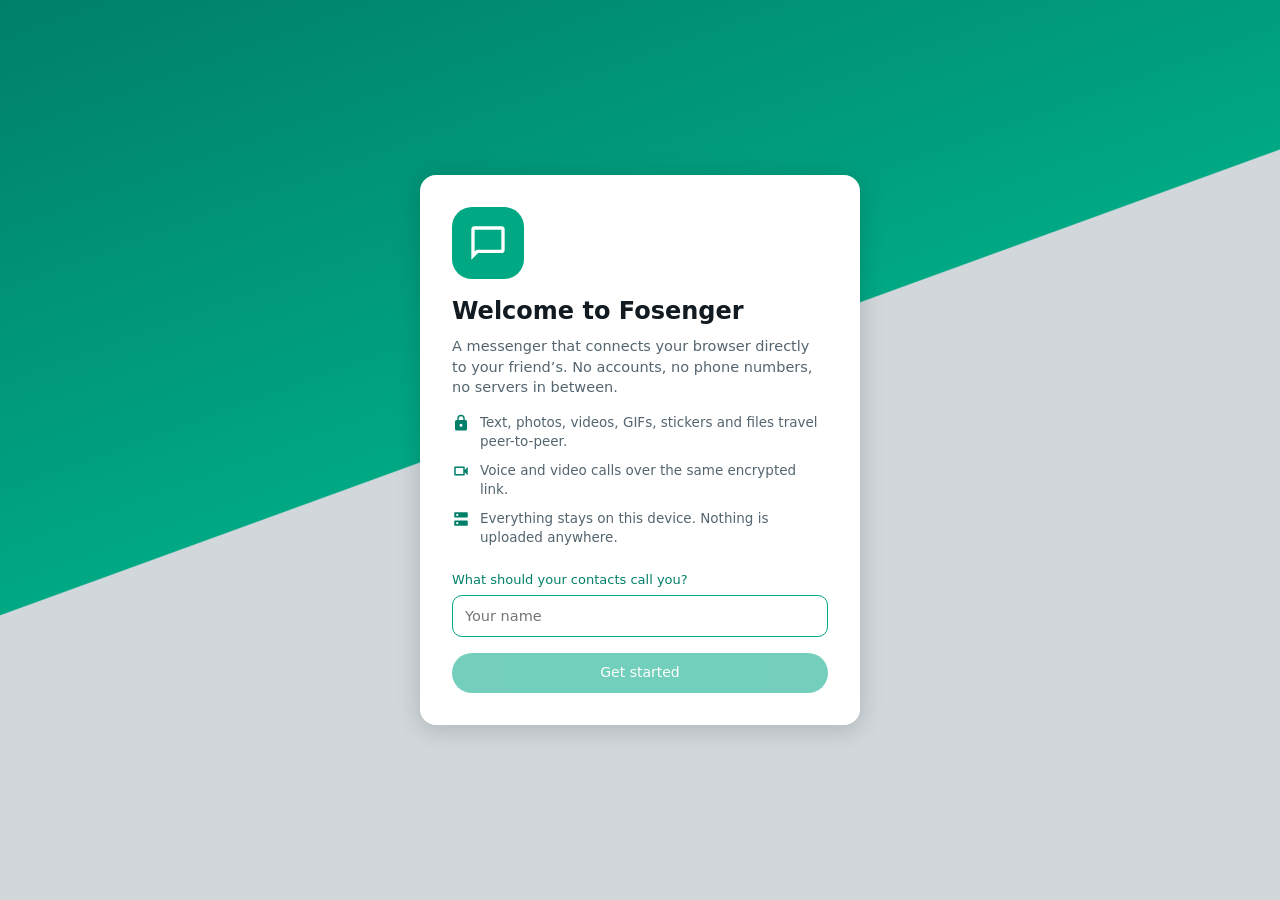
<file: docs/index.html>
<!doctype html>
<html lang="en">
  <head>
    <meta charset="UTF-8" />
    <meta name="viewport" content="width=device-width, initial-scale=1.0, viewport-fit=cover, interactive-widget=resizes-content" />
    <meta name="mobile-web-app-capable" content="yes" />
    <meta name="apple-mobile-web-app-capable" content="yes" />
    <meta name="apple-mobile-web-app-status-bar-style" content="black-translucent" />
    <meta name="apple-mobile-web-app-title" content="Fosenger" />
    <meta name="color-scheme" content="light dark" />
    <meta name="theme-color" content="#00a884" />
    <meta name="description" content="Fosenger — serverless peer-to-peer messenger with media, stickers, GIFs and calls over WebRTC." />
    <link rel="icon" type="image/svg+xml" href="./favicon.svg" />
    <link rel="apple-touch-icon" href="./icon-192.png" />
    <link rel="manifest" href="./manifest.webmanifest" />
    <title>Fosenger</title>
    <script type="module" crossorigin src="./assets/index-CvwYbqc7.js"></script>
    <link rel="stylesheet" crossorigin href="./assets/index-SZ30X2bh.css">
  </head>
  <body>
    <div id="root"></div>
  </body>
</html>
</file>
<file: docs/assets/index-SZ30X2bh.css>
:root{--lightningcss-light:initial;--lightningcss-dark: ;color-scheme:light;--font-sans:system-ui, -apple-system, "Segoe UI", Roboto, "Helvetica Neue", Arial, sans-serif;--font-emoji:"Apple Color Emoji", "Segoe UI Emoji", "Noto Color Emoji", "Twemoji Mozilla", sans-serif;--bg-app:#d1d7db;--bg-sidebar:#fff;--bg-header:#f0f2f5;--bg-chat:#efeae2;--bg-chat-pattern:#00000009;--bg-panel:#fff;--bg-hover:#f5f6f6;--bg-active:#f0f2f5;--bg-input:#fff;--bg-input-soft:#f0f2f5;--bg-bubble-in:#fff;--bg-bubble-out:#d9fdd3;--bg-system:#fff;--bg-overlay:#111b218c;--bg-elevated:#fff;--bg-media:#e6e6e6;--text-primary:#111b21;--text-secondary:#54656f;--text-muted:#8696a0;--text-on-accent:#fff;--text-link:#027eb5;--accent:#00a884;--accent-strong:#008069;--accent-soft:#00a88424;--tick-read:#53bdeb;--danger:#ea0038;--danger-soft:#ea00381f;--warning:#f2a900;--border:#e9edef;--border-strong:#d1d7db;--shadow-1:0 1px 1px #0b141a14, 0 2px 6px #0b141a0f;--shadow-2:0 4px 24px #0b141a2e;--bubble-shadow:0 1px .5px #0b141a21;--radius-s:6px;--radius-m:10px;--radius-l:16px;--radius-bubble:8px;--sidebar-width:30%;--sidebar-min:300px;--sidebar-max:420px;--header-height:60px;--composer-min-height:62px;--safe-top:env(safe-area-inset-top,0px);--safe-bottom:env(safe-area-inset-bottom,0px)}:root[data-theme=dark]{--lightningcss-light: ;--lightningcss-dark:initial;color-scheme:dark;--bg-app:#0c1317;--bg-sidebar:#111b21;--bg-header:#202c33;--bg-chat:#0b141a;--bg-chat-pattern:#ffffff09;--bg-panel:#111b21;--bg-hover:#202c33;--bg-active:#2a3942;--bg-input:#2a3942;--bg-input-soft:#202c33;--bg-bubble-in:#202c33;--bg-bubble-out:#005c4b;--bg-system:#182229;--bg-overlay:#000000b3;--bg-elevated:#233138;--bg-media:#1f2c34;--text-primary:#e9edef;--text-secondary:#8696a0;--text-muted:#667781;--text-on-accent:#111b21;--text-link:#53bdeb;--accent:#00a884;--accent-strong:#06cf9c;--accent-soft:#00a88433;--tick-read:#53bdeb;--danger:#f15c6d;--danger-soft:#f15c6d29;--warning:#ffd279;--border:#222d34;--border-strong:#2f3b43;--shadow-1:0 1px 1px #0000004d, 0 2px 6px #00000040;--shadow-2:0 4px 24px #00000080;--bubble-shadow:0 1px .5px #00000059}*,:before,:after{box-sizing:border-box}html,body,#root{height:100%;margin:0}html{-webkit-tap-highlight-color:transparent;-webkit-text-size-adjust:100%;-moz-text-size-adjust:100%;text-size-adjust:100%}#root{height:var(--app-height,100%)}@media (max-width:768px){html,body{overscroll-behavior:none;overflow:hidden}.input,.textarea,.select,.composer__input,.search-box input{font-size:16px}}body{font-family:var(--font-sans);color:var(--text-primary);background:var(--bg-app);-webkit-font-smoothing:antialiased;-moz-osx-font-smoothing:grayscale;overscroll-behavior:none;font-size:14.5px;line-height:1.4}button,input,textarea,select{font:inherit;color:inherit}button{cursor:pointer;background:0 0;border:0;padding:0}button:disabled{cursor:not-allowed;opacity:.55}a{color:var(--text-link)}img,video{max-width:100%;display:block}textarea{resize:none}:focus-visible{outline:2px solid var(--accent);outline-offset:2px}::-webkit-scrollbar{width:8px;height:8px}::-webkit-scrollbar-thumb{background:#8696a066;border-radius:8px}::-webkit-scrollbar-track{background:0 0}.visually-hidden{clip:rect(0, 0, 0, 0);white-space:nowrap;border:0;width:1px;height:1px;margin:-1px;padding:0;overflow:hidden;position:absolute!important}.btn{background:var(--bg-input-soft);min-height:40px;color:var(--text-primary);white-space:nowrap;border-radius:24px;justify-content:center;align-items:center;gap:8px;padding:0 20px;font-size:14px;font-weight:500;transition:background .15s,transform .1s;display:inline-flex}.btn:hover:not(:disabled){filter:brightness(.96)}.btn:active:not(:disabled){transform:scale(.98)}.btn--primary{background:var(--accent);color:#fff}.btn--primary:hover:not(:disabled){background:var(--accent-strong);filter:none}.btn--danger{background:var(--danger);color:#fff}.btn--ghost{color:var(--accent-strong);background:0 0}.btn--ghost:hover:not(:disabled){background:var(--accent-soft);filter:none}.btn--small{min-height:32px;padding:0 14px;font-size:13px}.btn--block{width:100%}.icon-btn{width:40px;height:40px;color:var(--text-secondary);border-radius:50%;flex-shrink:0;justify-content:center;align-items:center;transition:background .15s;display:inline-flex}.icon-btn:hover:not(:disabled),.icon-btn[aria-pressed=true]{color:var(--text-primary);background:#8696a02e}.icon-btn--accent{color:var(--accent)}.icon-btn--danger{color:var(--danger)}.field{flex-direction:column;gap:6px;margin-bottom:16px;display:flex}.field__label{color:var(--accent-strong);font-size:13px;font-weight:500}.field__hint{color:var(--text-muted);font-size:12px}.input,.textarea,.select{border-radius:var(--radius-m);border:1px solid var(--border-strong);background:var(--bg-input);width:100%;color:var(--text-primary);padding:10px 12px;transition:border-color .15s}.input:focus,.textarea:focus,.select:focus{border-color:var(--accent);outline:none}.textarea{word-break:break-all;min-height:96px;font-family:ui-monospace,SFMono-Regular,Menlo,Consolas,monospace;font-size:12px;line-height:1.45}.switch{border-bottom:1px solid var(--border);justify-content:space-between;align-items:center;gap:12px;padding:12px 0;display:flex}.switch__label{flex-direction:column;gap:2px;display:flex}.switch__label small{color:var(--text-muted);font-size:12px}.switch input{appearance:none;background:var(--border-strong);cursor:pointer;border-radius:11px;flex-shrink:0;width:40px;height:22px;transition:background .15s;position:relative}.switch input:after{content:"";background:#fff;border-radius:50%;width:16px;height:16px;transition:transform .15s;position:absolute;top:3px;left:3px}.switch input:checked{background:var(--accent)}.switch input:checked:after{transform:translate(18px)}.badge{background:var(--accent);color:#fff;border-radius:10px;justify-content:center;align-items:center;min-width:20px;height:20px;padding:0 6px;font-size:12px;font-weight:600;display:inline-flex}.status-dot{background:var(--text-muted);border-radius:50%;flex-shrink:0;width:10px;height:10px;display:inline-block}.status-dot--online{background:#25d366}.status-dot--connecting{background:var(--warning);animation:1s ease-in-out infinite pulse}.status-dot--error{background:var(--danger)}@keyframes pulse{0%,to{opacity:1}50%{opacity:.35}}.error-text{color:var(--danger);margin:8px 0 0;font-size:13px}.muted{color:var(--text-muted)}code.inline{background:var(--bg-input-soft);border-radius:4px;padding:2px 6px;font-family:ui-monospace,SFMono-Regular,Menlo,Consolas,monospace;font-size:12.5px}.spinner{border:3px solid #8696a059;border-top-color:var(--accent);border-radius:50%;flex-shrink:0;width:22px;height:22px;animation:.8s linear infinite spin}@keyframes spin{to{transform:rotate(360deg)}}.avatar{color:#fff;-webkit-user-select:none;user-select:none;border-radius:50%;flex-shrink:0;justify-content:center;align-items:center;font-weight:600;display:inline-flex;position:relative;overflow:visible}.avatar__img{object-fit:cover;border-radius:50%;width:100%;height:100%}.avatar__initials{letter-spacing:.02em}.avatar__status{border:2px solid var(--bg-sidebar);background:#25d366;border-radius:50%;width:26%;min-width:10px;height:26%;min-height:10px;position:absolute;bottom:0;right:0}.avatar__status--connecting{background:var(--warning);animation:1s ease-in-out infinite pulse}.call{z-index:150;color:#fff;background:radial-gradient(circle at 50% 30%,#1f2c34,#0b141a 70%);flex-direction:column;justify-content:space-between;align-items:center;animation:.2s fade-in;display:flex;position:fixed;inset:0}.call__remote{object-fit:cover;background:#000;width:100%;height:100%;position:absolute;inset:0}.call__local{aspect-ratio:3/4;object-fit:cover;width:160px;max-width:30vw;box-shadow:var(--shadow-2);z-index:2;background:#000;border-radius:12px;position:absolute;bottom:110px;right:16px}.call__avatar{position:absolute;top:50%;left:50%;transform:translate(-50%,-60%)}.call__header{z-index:1;padding:calc(40px + var(--safe-top)) 24px 0;text-align:center;text-shadow:0 1px 4px #0009;position:relative}.call__name{font-size:26px;font-weight:500}.call__status{color:#ffffffd9;margin-top:6px;font-size:15px}.call__lock{color:#fff9;align-items:center;gap:4px;margin-top:10px;font-size:12px;display:inline-flex}.call__controls{z-index:1;padding:0 24px calc(48px + var(--safe-bottom));gap:24px;display:flex;position:relative}.call__btn{color:#fff;-webkit-backdrop-filter:blur(6px);backdrop-filter:blur(6px);background:#ffffff29;border-radius:50%;justify-content:center;align-items:center;width:64px;height:64px;transition:background .15s,transform .1s;display:inline-flex}.call__btn:hover{background:#ffffff47}.call__btn:active{transform:scale(.95)}.call__btn--active{color:#111b21;background:#fff}.call__btn--decline{background:#ea0038}.call__btn--decline:hover{background:#ff1f4f}.call__btn--accept{background:#00a884;animation:1.4s ease-in-out infinite pulse-ring}.call__btn--accept:hover{background:#06cf9c}@keyframes pulse-ring{0%,to{box-shadow:0 0 #00a88499}60%{box-shadow:0 0 0 16px #00a88400}}.dropdown{position:relative}.dropdown__menu{z-index:50;background:var(--bg-elevated);border-radius:var(--radius-s);min-width:200px;box-shadow:var(--shadow-2);margin:4px 0 0;padding:8px 0;list-style:none;animation:.12s pop-in;position:absolute;top:100%}.dropdown__menu--right{right:0}.dropdown__menu--left{left:0}.dropdown__item{text-align:left;width:100%;color:var(--text-primary);align-items:center;gap:12px;padding:10px 20px;font-size:14px;display:flex}.dropdown__item:hover:not(:disabled){background:var(--bg-hover)}.dropdown__item--danger{color:var(--danger)}.picker{background:var(--bg-panel);border-top:1px solid var(--border);flex-direction:column;height:320px;display:flex}.picker__toolbar{padding:8px 12px}.picker__search{height:34px}.picker__tabs{border-bottom:1px solid var(--border);gap:2px;padding:0 8px;display:flex;overflow-x:auto}.picker__tab{min-width:40px;height:40px;color:var(--text-muted);border-bottom:3px solid #0000;flex-shrink:0;justify-content:center;align-items:center;padding:0 6px;display:inline-flex}.picker__tab--active{border-bottom-color:var(--accent)}.picker__tab-emoji{font-family:var(--font-emoji);font-size:20px;line-height:1}.picker__grid{flex:1;align-content:start;gap:4px;padding:8px;display:grid;overflow-y:auto}.picker__grid--emoji{grid-template-columns:repeat(auto-fill,minmax(40px,1fr))}.picker__grid--stickers{grid-template-columns:repeat(auto-fill,minmax(88px,1fr))}.picker__emoji{height:40px;font-family:var(--font-emoji);border-radius:6px;font-size:24px;line-height:1}.picker__emoji:hover,.picker__sticker:hover,.picker__gif:hover{background:var(--bg-hover)}.picker__sticker{border-radius:8px;justify-content:center;align-items:center;height:88px;display:flex}.picker__gifs{column-count:3;flex:1;column-gap:6px;padding:0 8px 8px;overflow-y:auto}.picker__gif{background:var(--bg-media);break-inside:avoid;border-radius:6px;width:100%;margin-bottom:6px;display:block;overflow:hidden}.picker__gif img{width:100%}.picker__empty{column-span:all;text-align:center;color:var(--text-muted);grid-column:1/-1;margin:24px 0}.picker__loading{column-span:all;justify-content:center;padding:16px;display:flex}.picker__more{column-span:all;margin:4px auto 8px;display:flex}.picker__setup{text-align:center;color:var(--text-secondary);flex-direction:column;flex:1;justify-content:center;align-items:center;gap:12px;padding:24px;display:flex}.picker__setup p{max-width:360px;margin:0;font-size:13.5px}@media (max-width:768px){.picker{height:280px}.picker__gifs{column-count:2}}.sticker{-webkit-user-select:none;user-select:none;filter:drop-shadow(0 2px 3px #00000040);justify-content:center;align-items:center;display:inline-flex}.sticker--emoji{font-family:var(--font-emoji);line-height:1}.sticker--missing{background:var(--bg-media);border-radius:12px}.modal-backdrop{z-index:100;background:var(--bg-overlay);justify-content:center;align-items:center;padding:16px;animation:.15s fade-in;display:flex;position:fixed;inset:0}.modal{background:var(--bg-panel);border-radius:var(--radius-l);width:100%;max-height:calc(100vh - 32px);box-shadow:var(--shadow-2);outline:none;flex-direction:column;animation:.18s pop-in;display:flex;overflow:hidden}.modal--bare{box-shadow:none;background:0 0}.modal__header{justify-content:space-between;align-items:center;gap:12px;padding:16px 12px 8px 24px;display:flex}.modal--bare .modal__header{color:#fff;padding:8px}.modal__title{margin:0;font-size:18px;font-weight:600}.modal__body{padding:8px 24px 24px;overflow:auto}.modal--bare .modal__body{padding:0}.modal__footer{justify-content:flex-end;gap:10px;padding:12px 24px 20px;display:flex}@keyframes fade-in{0%{opacity:0}to{opacity:1}}@keyframes pop-in{0%{opacity:0;transform:translateY(8px)scale(.98)}to{opacity:1;transform:none}}@media (max-width:768px){.modal-backdrop{align-items:flex-end;padding:0}.modal{max-height:92vh;max-height:calc(var(--app-height,100vh) - 24px);border-radius:var(--radius-l) var(--radius-l) 0 0;padding-bottom:var(--safe-bottom)}.modal--bare{border-radius:0;max-height:100vh}}.send-files{max-height:320px;margin:0 0 12px;padding:0;list-style:none;overflow:auto}.send-files__item{border-bottom:1px solid var(--border);align-items:center;gap:12px;padding:8px 0;display:flex}.send-files__thumb{object-fit:cover;background:var(--bg-media);border-radius:8px;flex-shrink:0;width:56px;height:56px}.send-files__file{background:var(--bg-input-soft);border-radius:8px;flex-shrink:0;justify-content:center;align-items:center;width:56px;height:56px;font-size:28px;display:inline-flex}.send-files__name{text-overflow:ellipsis;white-space:nowrap;flex:1;min-width:0;overflow:hidden}.send-files__size{color:var(--text-muted);flex-shrink:0;font-size:12px}.send-files__total{margin:0 0 12px;font-size:12.5px}.composer-wrap{flex-direction:column;flex-shrink:0;display:flex}.composer{min-height:calc(var(--composer-min-height) + var(--safe-bottom));padding:8px 12px calc(8px + var(--safe-bottom));background:var(--bg-composer,var(--bg-header));align-items:flex-end;gap:4px;display:flex}.composer .icon-btn{margin-bottom:1px}.composer__input{background:var(--bg-input);min-height:42px;max-height:160px;color:var(--text-primary);border:0;border-radius:8px;outline:none;flex:1;margin:0 6px;padding:10px 14px;line-height:1.4}.composer__input::placeholder{color:var(--text-muted)}.offline-bar{background:var(--bg-system);border-top:1px solid var(--border);color:var(--text-secondary);align-items:center;gap:10px;padding:8px 16px;font-size:13px;display:flex}.offline-bar span{flex:1}@media (max-width:768px){.composer{padding:6px 8px calc(6px + var(--safe-bottom))}.composer .icon-btn{width:38px;height:38px}}.media-box{background:var(--bg-media) center / cover no-repeat;cursor:zoom-in;border-radius:6px;justify-content:center;align-items:center;max-width:100%;display:flex;position:relative;overflow:hidden}.media-box:disabled{cursor:progress;opacity:1}.media-box--video{cursor:default}.media-box__img,.media-box__video{object-fit:cover;width:100%;height:100%}.media-box__video{background:#000}.media-box__duration{color:#fff;pointer-events:none;background:#0009;border-radius:4px;padding:2px 6px;font-size:11px;position:absolute;bottom:8px;left:8px}.transfer{justify-content:center;align-items:center;display:flex}.transfer__ring{color:#fff;text-shadow:0 1px 2px #0009;border-radius:50%;justify-content:center;align-items:center;width:56px;height:56px;font-size:12px;font-weight:600;display:flex}.transfer__ring span{background:#00000073;border-radius:50%;justify-content:center;align-items:center;width:44px;height:44px;display:flex}.file-box{background:#0000000d;border-radius:8px;align-items:center;gap:12px;min-width:240px;max-width:330px;padding:10px 10px 10px 12px;display:flex}:root[data-theme=dark] .file-box{background:#ffffff0f}.file-box__icon{font-size:28px;line-height:1}.file-box__text{flex-direction:column;flex:1;gap:2px;min-width:0;display:flex}.file-box__name{text-overflow:ellipsis;white-space:nowrap;font-size:14px;overflow:hidden}.file-box__meta{color:var(--text-muted);font-size:12px}.file-box .transfer__ring{width:40px;height:40px;font-size:10px}.file-box .transfer__ring span{width:30px;height:30px}.audio-box{flex-direction:column;gap:4px;min-width:260px;display:flex}.audio-box audio{width:100%;height:40px}.msg{padding:1px 6%;animation:.12s msg-in;display:flex}.msg--in{justify-content:flex-start}.msg--out{justify-content:flex-end}.msg--tail{margin-top:10px}.msg__bubble{border-radius:var(--radius-bubble);max-width:min(65%,520px);box-shadow:var(--bubble-shadow);background:var(--bg-bubble-in);word-wrap:break-word;overflow-wrap:anywhere;padding:6px 7px 8px 9px;font-size:14.2px;line-height:1.35;position:relative}.msg--out .msg__bubble{background:var(--bg-bubble-out)}.msg--tail.msg--in .msg__bubble{border-top-left-radius:0}.msg--tail.msg--out .msg__bubble{border-top-right-radius:0}.msg--tail .msg__bubble:before{content:"";background:inherit;width:8px;height:13px;position:absolute;top:0}.msg--tail.msg--in .msg__bubble:before{clip-path:polygon(100% 0,0 0,100% 100%);left:-8px}.msg--tail.msg--out .msg__bubble:before{clip-path:polygon(0 0,100% 0,0 100%);right:-8px}.msg--floating .msg__bubble{box-shadow:none;background:0 0;padding:0}.msg--floating .msg__bubble:before{display:none}.msg__text{white-space:pre-wrap;margin:0;padding-right:68px}.msg--in .msg__text{padding-right:52px}.msg__meta{float:right;color:var(--text-muted);align-items:center;gap:3px;margin:8px -4px -4px 8px;font-size:11px;line-height:1;display:inline-flex;position:relative}.msg__meta--overlay{color:#fff;background:#00000073;border-radius:10px;margin:0;padding:2px 6px;position:absolute;bottom:6px;right:8px}.msg__meta--overlay .ticks{color:#ffffffe6}.ticks{color:var(--text-muted);display:inline-flex}.ticks--read{color:var(--tick-read)}.ticks--failed{color:var(--danger)}.msg__attachments{flex-direction:column;gap:4px;display:flex}.msg__attachments+.msg__text{margin-top:6px}.msg__gif{background:var(--bg-media);cursor:zoom-in;border-radius:8px;width:min(300px,100%);display:block;overflow:hidden}.msg__gif img{object-fit:cover;width:100%;height:100%}.msg__call{align-items:center;gap:10px;padding:4px 60px 4px 2px;display:inline-flex}.msg__call-icon{background:var(--accent-soft);width:36px;height:36px;color:var(--accent-strong);border-radius:50%;justify-content:center;align-items:center;display:inline-flex}.msg__call-icon--missed{background:var(--danger-soft);color:var(--danger)}.msg__menu{opacity:0;transition:opacity .12s;position:absolute;top:2px;right:2px}.msg__menu .icon-btn{background:linear-gradient(to left, var(--bg-bubble-in) 60%, transparent);border-radius:6px;width:28px;height:28px}.msg--out .msg__menu .icon-btn{background:linear-gradient(to left, var(--bg-bubble-out) 60%, transparent)}.msg--floating .msg__menu .icon-btn{color:#fff;background:#00000059}.msg__bubble:hover .msg__menu,.msg__menu:focus-within{opacity:1}.msg-system{background:var(--bg-system);width:-moz-fit-content;width:fit-content;box-shadow:var(--bubble-shadow);color:var(--text-secondary);text-align:center;border-radius:8px;max-width:80%;margin:8px auto;padding:6px 12px;font-size:12.5px}@keyframes msg-in{0%{opacity:0;transform:translateY(4px)}to{opacity:1;transform:none}}@media (max-width:768px){.msg{padding:1px 12px}.msg__bubble{max-width:85%}.msg__menu{opacity:1}}.chat-pane{background-color:var(--bg-chat);background-image:radial-gradient(var(--bg-chat-pattern) 1.2px, transparent 1.2px), radial-gradient(var(--bg-chat-pattern) 1.2px, transparent 1.2px);background-position:0 0,14px 14px;background-size:28px 28px;flex-direction:column;flex:1;min-width:0;height:100%;display:flex;position:relative}.chat-pane--empty{background-image:none;background-color:var(--bg-header);border-bottom:6px solid var(--accent);justify-content:center;align-items:center}.empty-state{text-align:center;max-width:460px;color:var(--text-secondary);padding:24px}.empty-state__logo{background:var(--accent-soft);width:120px;height:120px;color:var(--accent);border-radius:50%;justify-content:center;align-items:center;margin-bottom:8px;display:inline-flex}.empty-state h1{color:var(--text-primary);margin:8px 0;font-size:30px;font-weight:300}.empty-state p{margin:8px 0;font-size:14px;line-height:1.5}.empty-state__lock{color:var(--text-muted);align-items:center;gap:6px;font-size:12.5px;display:inline-flex;margin-top:24px!important}.drop-overlay{z-index:10;background:var(--accent-soft);border:3px dashed var(--accent);color:var(--accent-strong);pointer-events:none;flex-direction:column;justify-content:center;align-items:center;gap:12px;font-size:18px;font-weight:500;display:flex;position:absolute;inset:0}.chat-header{min-height:calc(var(--header-height) + var(--safe-top));padding:var(--safe-top) 12px 0 16px;background:var(--bg-header);border-left:1px solid var(--border);flex-shrink:0;align-items:center;gap:12px;display:flex}.chat-header__back{display:none}.chat-header__info{text-align:left;border-radius:8px;flex-direction:column;flex:1;min-width:0;display:flex}.chat-header__name{text-overflow:ellipsis;white-space:nowrap;font-size:16px;font-weight:500;overflow:hidden}.chat-header__status{color:var(--text-secondary);text-overflow:ellipsis;white-space:nowrap;font-size:12.5px;overflow:hidden}.chat-header__status--online{color:var(--accent-strong)}.chat-header__status--typing{color:var(--accent)}.chat-header__actions{align-items:center;gap:2px;display:flex}.message-list{overscroll-behavior:contain;flex-direction:column;flex:1;padding:12px 0 8px;display:flex;position:relative;overflow-y:auto}.message-list__notice{background:var(--bg-system);max-width:80%;box-shadow:var(--bubble-shadow);color:var(--text-secondary);text-align:center;border-radius:8px;align-self:center;margin:4px auto 16px;padding:8px 12px;font-size:12.5px}.message-list__notice .icon{vertical-align:-2px;margin-right:4px}.day-divider{background:var(--bg-system);width:-moz-fit-content;width:fit-content;box-shadow:var(--bubble-shadow);color:var(--text-secondary);text-transform:uppercase;border-radius:8px;margin:12px auto 8px;padding:5px 12px;font-size:12.5px}.message-list__loading{justify-content:center;padding:8px;display:flex}.typing-bubble{border-radius:var(--radius-bubble);background:var(--bg-bubble-in);box-shadow:var(--bubble-shadow);border-top-left-radius:0;align-items:center;gap:4px;width:-moz-fit-content;width:fit-content;margin:10px 6%;padding:12px 14px;display:inline-flex}.typing-bubble span{background:var(--text-muted);border-radius:50%;width:7px;height:7px;animation:1.2s ease-in-out infinite typing}.typing-bubble span:nth-child(2){animation-delay:.2s}.typing-bubble span:nth-child(3){animation-delay:.4s}@keyframes typing{0%,60%,to{opacity:.5;transform:translateY(0)}30%{opacity:1;transform:translateY(-4px)}}.scroll-bottom{z-index:5;background:var(--bg-elevated);width:42px;height:42px;color:var(--text-secondary);box-shadow:var(--shadow-2);border-radius:50%;justify-content:center;align-items:center;display:flex;position:absolute;bottom:84px;right:20px}.scroll-bottom .badge{position:absolute;top:-6px;right:-4px}@media (max-width:768px){.chat-header{border-left:0;padding-left:4px}.chat-header__back{display:inline-flex}.typing-bubble{margin:10px 12px}}.toasts{z-index:200;pointer-events:none;flex-direction:column;gap:8px;display:flex;position:fixed;bottom:24px;left:50%;transform:translate(-50%)}.toast{color:#fff;box-shadow:var(--shadow-2);background:#111b21;border-radius:8px;max-width:min(90vw,420px);padding:10px 16px;font-size:13.5px;animation:.18s pop-in}.toast--error{background:var(--danger)}.toast--success{background:var(--accent-strong)}@media (max-width:768px){.toasts{bottom:calc(var(--composer-min-height) + 20px + var(--safe-bottom))}}.contact-info{text-align:center;flex-direction:column;align-items:center;gap:8px;display:flex}.contact-info h3{margin:8px 0 0;font-size:22px;font-weight:500}.contact-info__status{color:var(--text-secondary);margin:0;font-size:13px}.contact-info__status--online{color:var(--accent-strong)}.contact-info__about{color:var(--text-secondary);margin:4px 0}.contact-info .id-card{width:100%;margin-top:8px}.contact-info__meta{margin:0;font-size:12.5px}.contact-info__actions{flex-wrap:wrap;justify-content:center;gap:8px;margin-top:12px;display:flex}.lightbox{flex-direction:column;align-items:center;gap:12px;display:flex}.lightbox img,.lightbox video{object-fit:contain;background:#000;border-radius:8px;max-width:min(96vw,1200px);max-height:78vh}.lightbox__download{color:#fff;background:#ffffff26}.qr{max-width:100%;height:auto;box-shadow:var(--shadow-1);background:#fff;border-radius:10px;margin:0 auto;display:block}.qr--error{text-align:center;color:var(--text-muted);background:var(--bg-input-soft);justify-content:center;align-items:center;padding:16px;display:flex}.qr-scanner{aspect-ratio:1;background:#000;border-radius:12px;width:100%;max-height:60vh;position:relative;overflow:hidden}.qr-scanner__video{object-fit:cover;width:100%;height:100%}.qr-scanner__frame{pointer-events:none;border:3px solid #ffffffd9;border-radius:14px;position:absolute;inset:14%;box-shadow:0 0 0 100vmax #00000059}.qr-scanner__status{color:#fff;text-align:center;background:#0009;border-radius:8px;margin:0 16px;padding:8px 12px;font-size:13px;position:absolute;bottom:12px;left:0;right:0}.pairing__tabs{border-bottom:1px solid var(--border);margin-bottom:16px;display:flex}.pairing__tab{color:var(--text-secondary);border-bottom:3px solid #0000;flex:1;padding:10px 0;font-weight:500}.pairing__tab--active{color:var(--accent-strong);border-bottom-color:var(--accent)}.pairing{flex-direction:column;gap:20px;display:flex}.pairing__step h3{align-items:center;gap:10px;margin:0 0 6px;font-size:15px;font-weight:600;display:flex}.pairing__step .muted{margin:0 0 10px;font-size:13px}.pairing__num{background:var(--accent);color:#fff;border-radius:50%;justify-content:center;align-items:center;width:24px;height:24px;font-size:13px;display:inline-flex}.pairing__code{background:var(--bg-input-soft)}.pairing__actions{flex-wrap:wrap;gap:8px;margin-top:10px;display:flex}.pairing__loading{color:var(--text-secondary);align-items:center;gap:12px;padding:16px 0;display:flex}.pairing__error{flex-direction:column;align-items:flex-start;gap:12px;padding:8px 0;display:flex}.pairing__peer{border-radius:var(--radius-m);background:var(--bg-input-soft);align-items:center;gap:12px;padding:10px 12px;display:flex}.pairing__card{border-radius:var(--radius-m);background:var(--bg-input-soft);flex-direction:column;gap:10px;padding:14px;display:flex}.pairing__qr{width:min(224px,70vw);height:auto}.pairing__scan-hint{text-align:center;color:var(--text-secondary);margin:0;font-size:13px}.pairing__card .pairing__actions{justify-content:center;margin-top:0}.pairing__toggle{color:var(--accent-strong);align-self:center;align-items:center;gap:4px;font-size:12.5px;display:inline-flex}.pairing__toggle[aria-expanded=true] svg{transform:rotate(180deg)}.pairing__code--collapsed{clip:rect(0, 0, 0, 0);white-space:nowrap;border:0;width:1px;height:1px;margin:-1px;padding:0;position:absolute;overflow:hidden}.pairing__note{margin:8px 0 0;font-size:12.5px}.pairing__forwarded{text-align:center;color:var(--accent-strong);flex-direction:column;align-items:center;gap:8px;padding:24px 0;display:flex}.pairing__forwarded h3{color:var(--text-primary);margin:0}.pairing__forwarded p{margin:0}@media (max-width:768px){.pairing__step h3{font-size:14.5px}}.onboarding{background:linear-gradient(160deg, var(--accent-strong) 0%, var(--accent) 45%, var(--bg-app) 45.1%);justify-content:center;align-items:center;min-height:100%;padding:24px;display:flex}.onboarding__card{border-radius:var(--radius-l);background:var(--bg-panel);width:100%;max-width:440px;box-shadow:var(--shadow-2);padding:32px;animation:.25s pop-in}.onboarding__logo{background:var(--accent);color:#fff;border-radius:20px;justify-content:center;align-items:center;width:72px;height:72px;margin-bottom:16px;display:inline-flex}.onboarding h1{margin:0 0 8px;font-size:24px}.onboarding__lead{color:var(--text-secondary);margin:0 0 16px}.onboarding__features{color:var(--text-secondary);flex-direction:column;gap:10px;margin:0 0 24px;padding:0;font-size:13.5px;list-style:none;display:flex}.onboarding__features li{align-items:flex-start;gap:10px;display:flex}.onboarding__features svg{color:var(--accent-strong);flex-shrink:0;margin-top:1px}.panel-header{min-height:calc(var(--header-height) + var(--safe-top));padding:var(--safe-top) 12px 0 16px;background:var(--bg-header);flex-shrink:0;align-items:center;gap:8px;display:flex}.panel-header__title{flex:1;margin:0;font-size:16px;font-weight:600}.panel-header__actions{gap:4px;display:flex}.sidebar{width:var(--sidebar-width);min-width:var(--sidebar-min);max-width:var(--sidebar-max);background:var(--bg-sidebar);border-right:1px solid var(--border);flex-direction:column;height:100%;display:flex;overflow:hidden}.sidebar__header{min-height:calc(var(--header-height) + var(--safe-top));padding:var(--safe-top) 12px 0 16px;background:var(--bg-header);align-items:center;gap:8px;display:flex}.sidebar__me{border-radius:50%;align-items:center;display:flex}.sidebar__spacer{flex:1}.sidebar__server{color:var(--text-secondary);background:var(--bg-active);border-radius:12px;align-items:center;gap:6px;padding:4px 8px;font-size:12px;display:inline-flex}.sidebar__search{border-bottom:1px solid var(--border);padding:8px 12px}.search-box{background:var(--bg-input-soft);height:36px;color:var(--text-muted);border-radius:8px;align-items:center;gap:10px;padding:0 12px;display:flex}.search-box input{color:var(--text-primary);background:0 0;border:0;outline:none;flex:1;min-width:0}.sidebar__body{overscroll-behavior:contain;flex:1;overflow-y:auto}.sidebar__scroll{flex:1;padding:16px 20px 32px;overflow-y:auto}.sidebar__empty{text-align:center;color:var(--text-secondary);flex-direction:column;align-items:center;gap:12px;padding:48px 24px;display:flex}.sidebar__empty h3{color:var(--text-primary);margin:8px 0 0}.sidebar__empty p{margin:0;font-size:13.5px}.pending-invite{background:var(--accent-soft);border-bottom:1px solid var(--border);align-items:center;gap:10px;padding:10px 16px;font-size:13px;display:flex}.pending-invite__text{flex:1;min-width:0}.pending-invite__text strong{display:block}.pending-invite__text span{color:var(--text-secondary)}.chat-list{margin:0;padding:0;list-style:none}.chat-item{text-align:left;align-items:center;gap:14px;width:100%;padding:10px 16px;transition:background .12s;display:flex}.chat-item:hover{background:var(--bg-hover)}.chat-item--active{background:var(--bg-active)}.chat-item__body{border-bottom:1px solid var(--border);flex-direction:column;flex:1;gap:3px;min-width:0;margin-bottom:-10px;padding-top:2px;padding-bottom:10px;display:flex}.chat-item:last-child .chat-item__body{border-bottom:0}.chat-item__row{justify-content:space-between;align-items:baseline;gap:8px;display:flex}.chat-item__name{text-overflow:ellipsis;white-space:nowrap;font-size:16px;font-weight:500;overflow:hidden}.chat-item__time{color:var(--text-muted);flex-shrink:0;font-size:12px}.chat-item__time--unread{color:var(--accent);font-weight:600}.chat-item__preview{min-width:0;color:var(--text-secondary);text-overflow:ellipsis;white-space:nowrap;flex:1;font-size:13.5px;overflow:hidden}.chat-item__preview--draft{color:var(--danger)}.chat-item__preview--typing{color:var(--accent)}.chat-item__preview .ticks{vertical-align:-3px;margin-right:4px}.settings-section{margin-bottom:24px}.settings-section h3{letter-spacing:.04em;text-transform:uppercase;color:var(--text-muted);margin:0 0 12px;font-size:13px;font-weight:600}.id-card{border-radius:var(--radius-m);background:var(--bg-input-soft);align-items:center;gap:10px;padding:10px 12px;font-family:ui-monospace,SFMono-Regular,Menlo,Consolas,monospace;font-size:14px;display:flex}.id-card span{flex:1}.profile-avatar{flex-direction:column;align-items:center;gap:12px;padding:24px 0 8px;display:flex}.profile-avatar__edit{border-radius:50%;position:relative}.profile-avatar__edit input{opacity:0;cursor:pointer;border-radius:50%;position:absolute;inset:0}.profile-avatar__hint{color:var(--text-muted);font-size:12px}.new-chat-card{border-radius:var(--radius-m);text-align:left;gap:14px;width:100%;padding:14px 12px;transition:background .12s;display:flex}.new-chat-card:hover:not(:disabled){background:var(--bg-hover)}.new-chat-card__icon{background:var(--accent);color:#fff;border-radius:50%;flex-shrink:0;justify-content:center;align-items:center;width:48px;height:48px;display:flex}.new-chat-card__text strong{font-size:15px;display:block}.new-chat-card__text span{color:var(--text-secondary);font-size:13px}.how-it-works{border-radius:var(--radius-m);background:var(--bg-input-soft);color:var(--text-secondary);margin-top:24px;padding:14px 16px;font-size:13px}.how-it-works ol{margin:8px 0 0;padding-left:18px}.how-it-works li+li{margin-top:4px}.add-by-id{gap:8px;margin-top:8px;display:flex}.add-by-id .input{flex:1}@media (max-width:768px){.sidebar{border-right:0;width:100%;min-width:0;max-width:none}}.app{background:var(--bg-sidebar);width:100%;max-width:1600px;height:100%;margin:0 auto;display:flex;overflow:hidden}@media (min-width:1441px){body{background:linear-gradient(var(--accent-strong) 0 127px, var(--bg-app) 127px)}.app{height:calc(100% - 38px);box-shadow:var(--shadow-2);margin-top:19px}}@media (max-width:768px){.app--chat-open .sidebar,.app:not(.app--chat-open) .chat-pane{display:none}}
</file>
